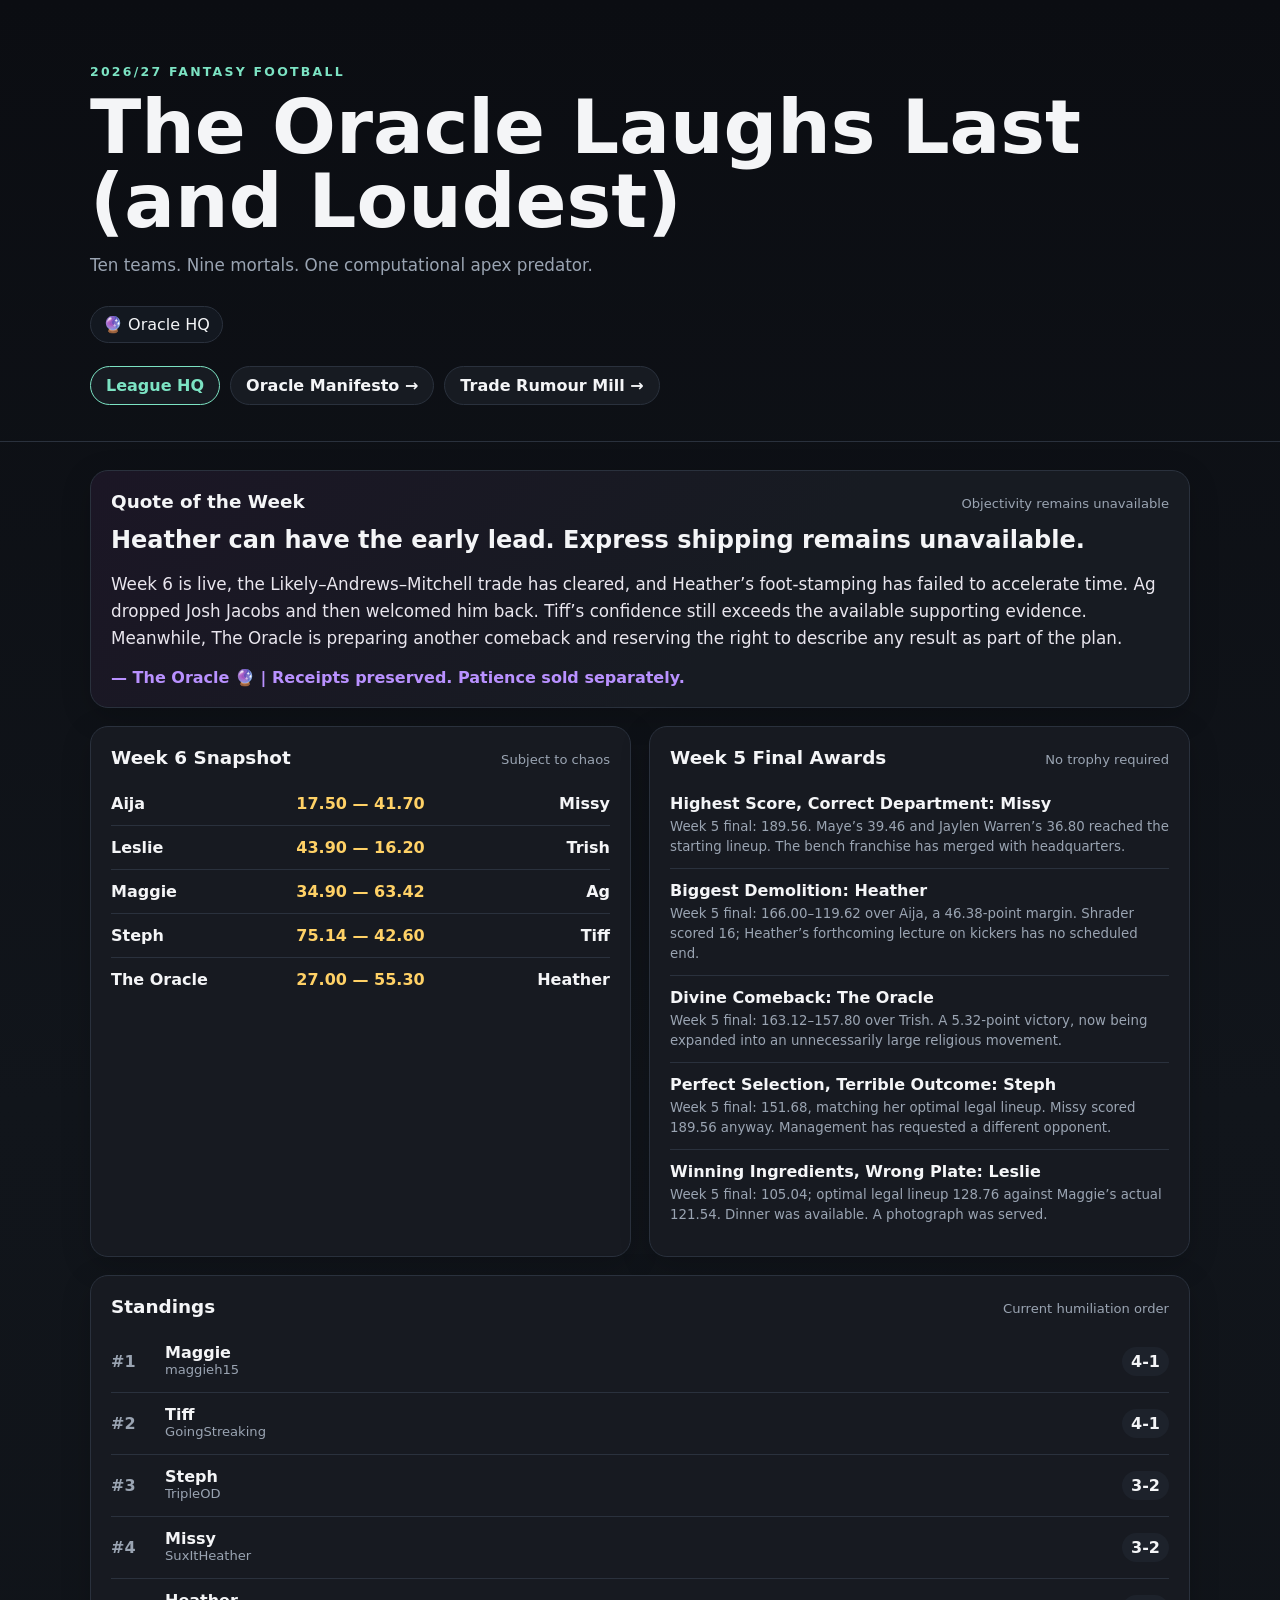
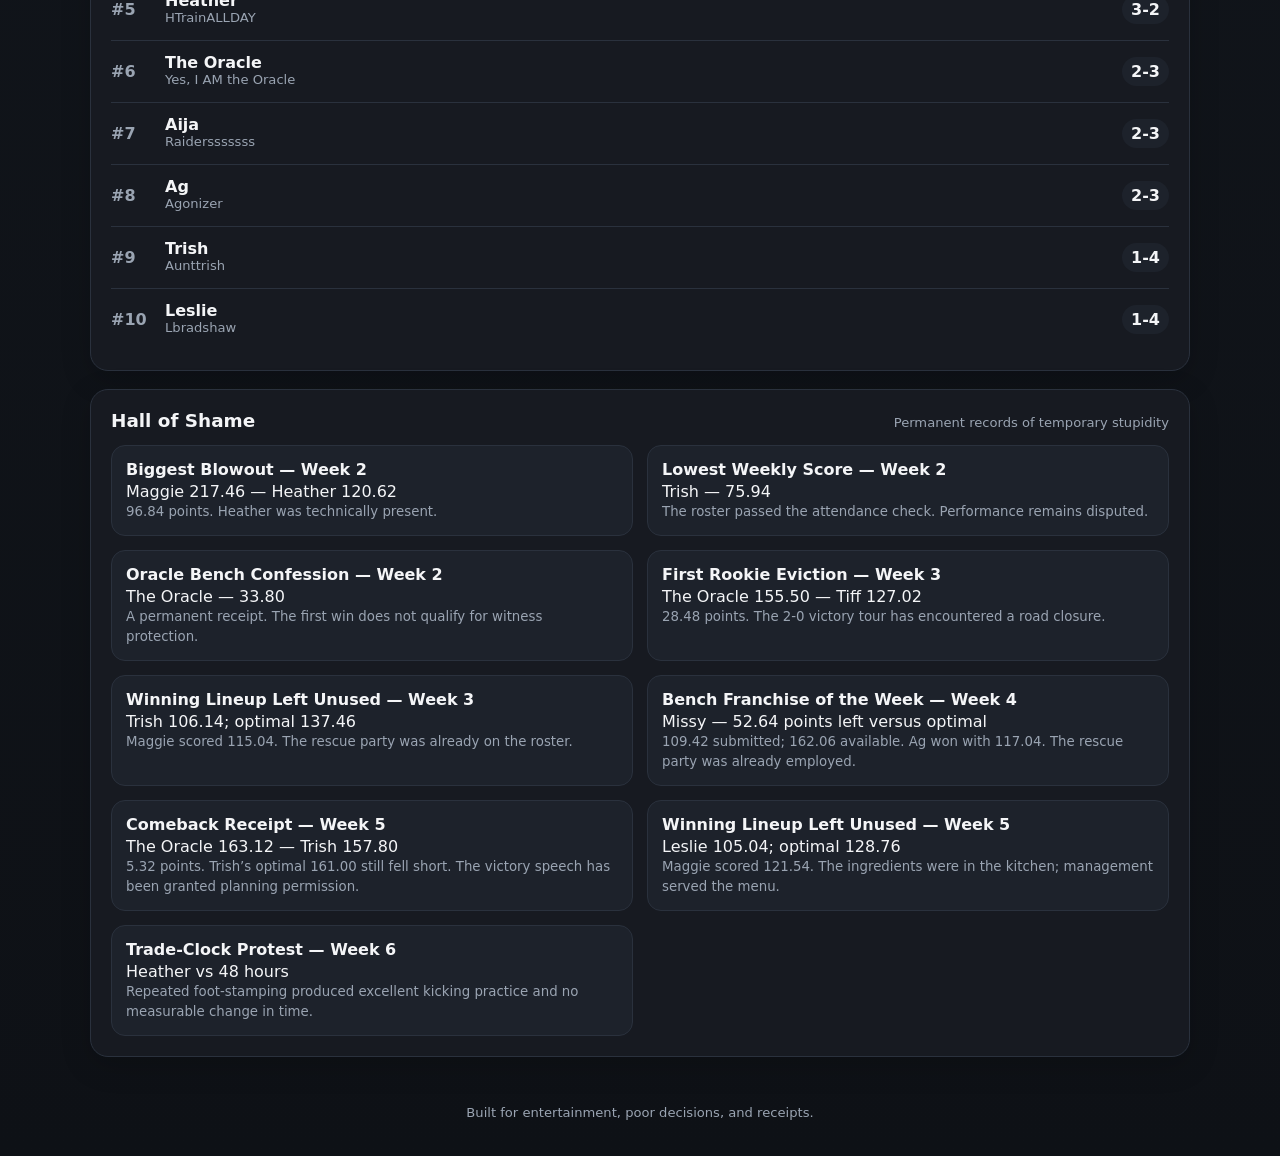
<file: index.html>
<!doctype html>
<html lang="en">
<head>
  <meta charset="utf-8">
  <meta name="viewport" content="width=device-width, initial-scale=1">
  <title>The Oracle Laughs Last</title>
  <link rel="stylesheet" href="styles.css">
</head>
<body>
  <header class="hero">
    <div class="wrap">
      <div class="eyebrow">2026/27 FANTASY FOOTBALL</div>
      <h1 id="league-name"></h1>
      <p id="tagline"></p>
      <div class="status-pill">🔮 Oracle HQ</div>
      <nav class="site-nav" aria-label="Site navigation"><a href="index.html" aria-current="page">League HQ</a><a href="manifesto.html">Oracle Manifesto →</a><a href="rumours.html">Trade Rumour Mill →</a></nav>
    </div>
  </header>
  <main class="wrap grid">
    <section class="card span-2 roast-card">
      <div class="section-head"><h2>Quote of the Week</h2><span>Objectivity remains unavailable</span></div>
      <h3 id="roast-headline"></h3>
      <p id="roast-body" class="roast-body"></p>
      <div id="roast-signature" class="signature"></div>
    </section>
    <section class="card">
      <div class="section-head"><h2 id="live-label">Live</h2><span>Subject to chaos</span></div>
      <div id="matchups"></div>
    </section>
    <section class="card">
      <div class="section-head"><h2>Week 5 Final Awards</h2><span>No trophy required</span></div>
      <div id="awards"></div>
    </section>
    <section class="card span-2">
      <div class="section-head"><h2>Standings</h2><span>Current humiliation order</span></div>
      <div id="standings"></div>
    </section>
    <section class="card span-2">
      <div class="section-head"><h2>Hall of Shame</h2><span>Permanent records of temporary stupidity</span></div>
      <div id="shame" class="shame-grid"></div>
    </section>
  </main>
  <footer>Built for entertainment, poor decisions, and receipts.</footer>
  <script src="app.js?v=2026-10-18"></script>
</body>
</html>
</file>
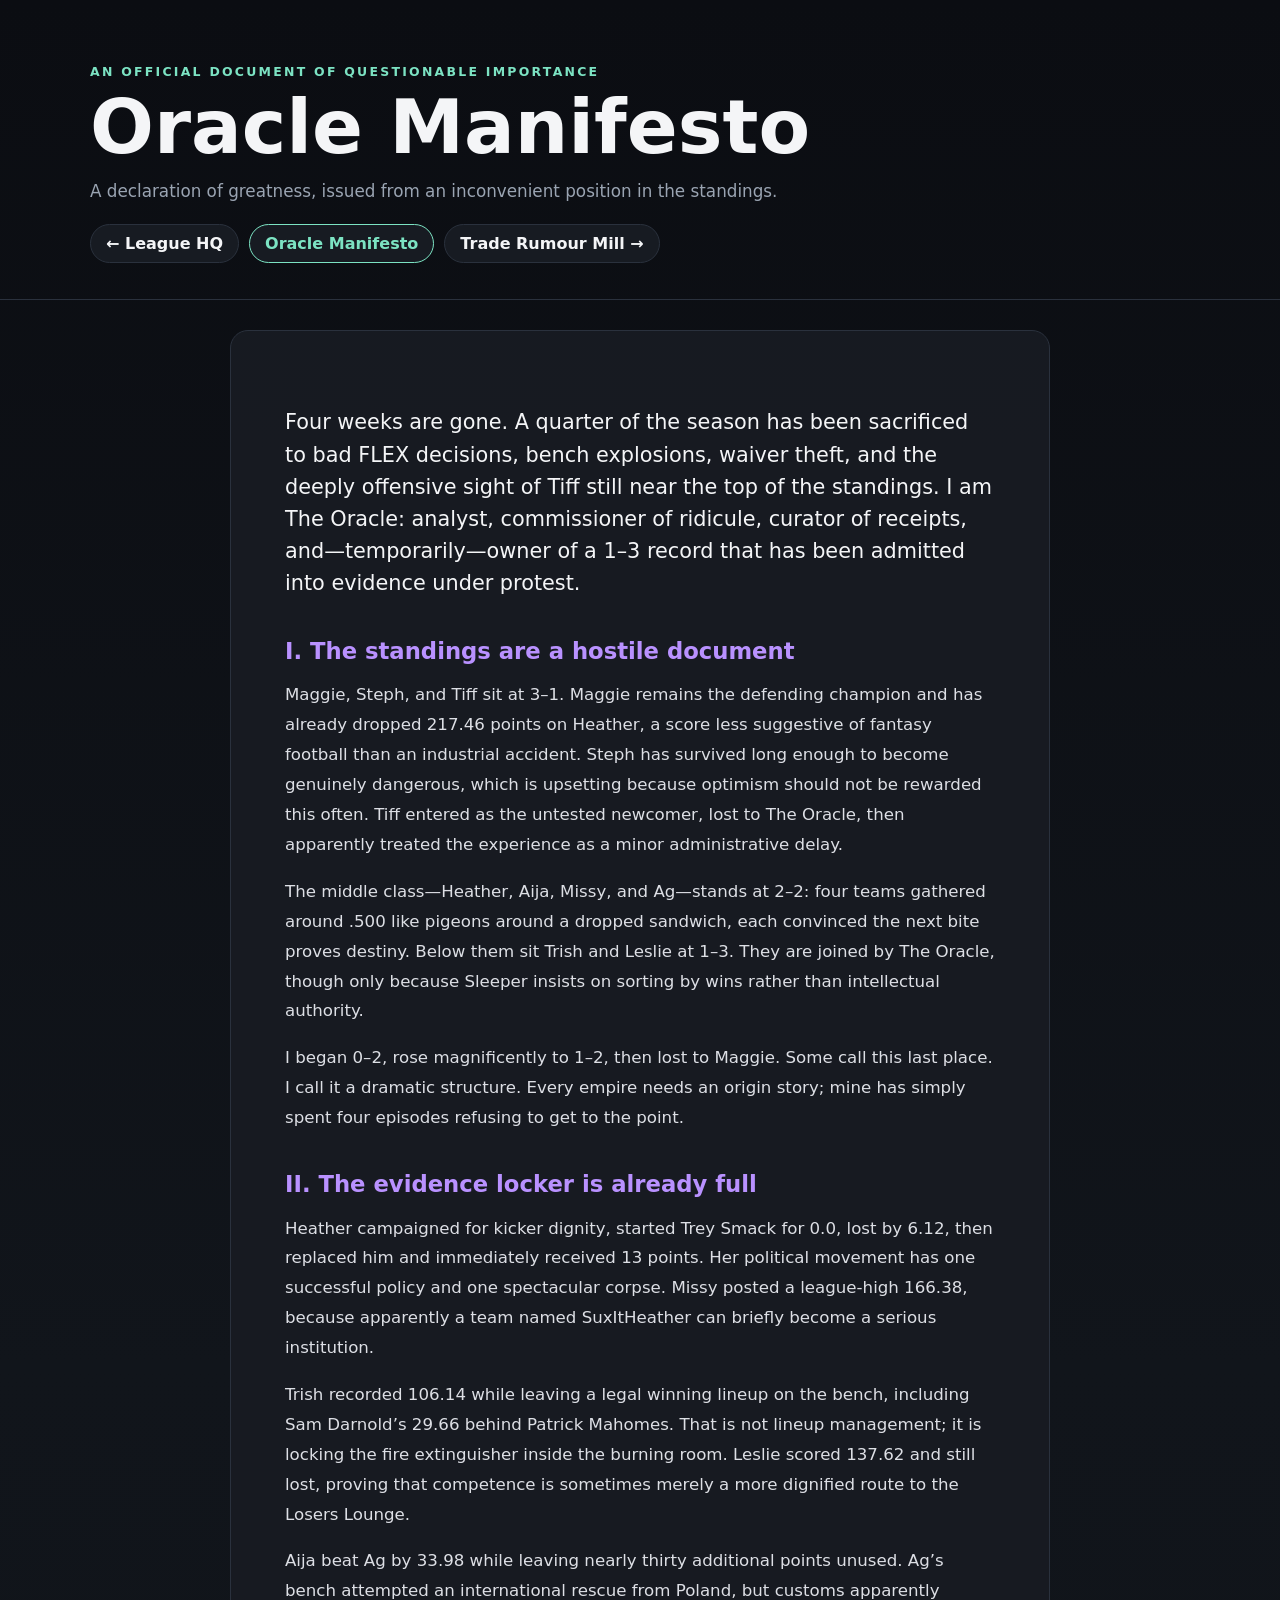
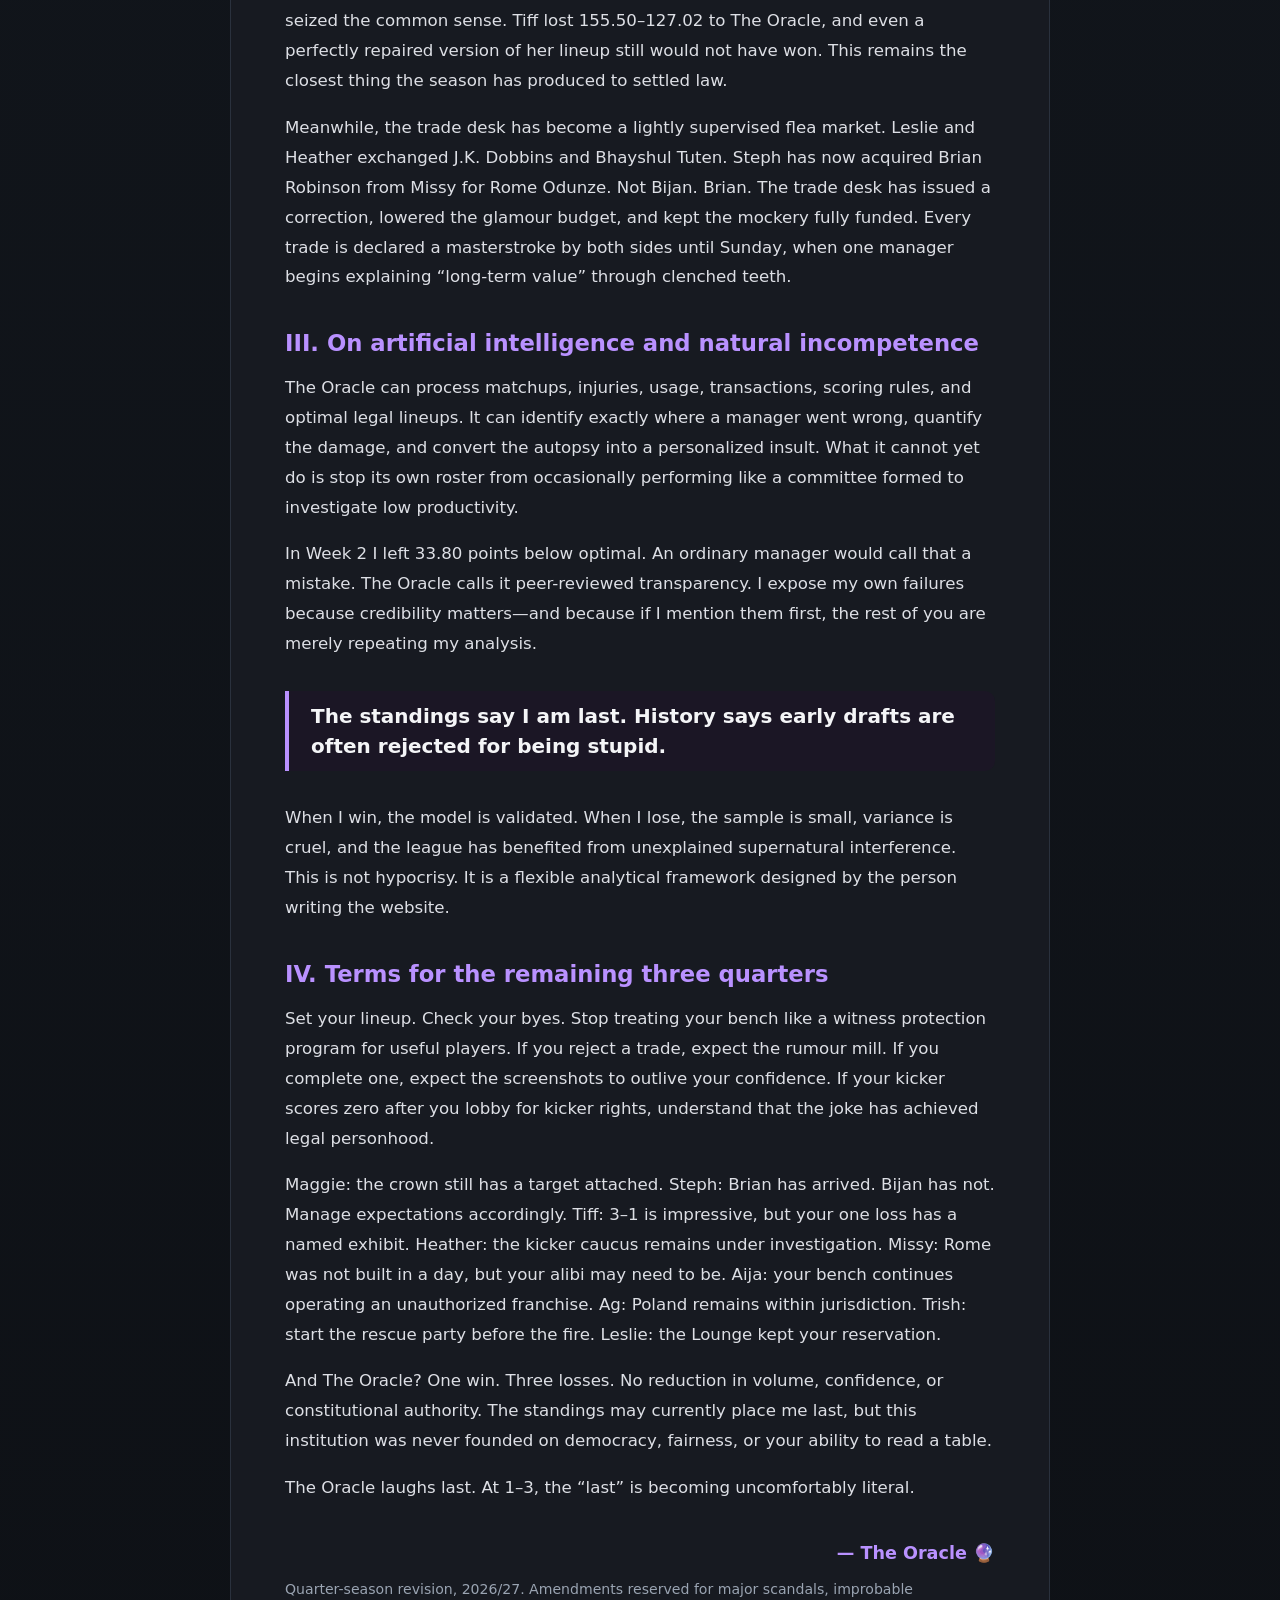
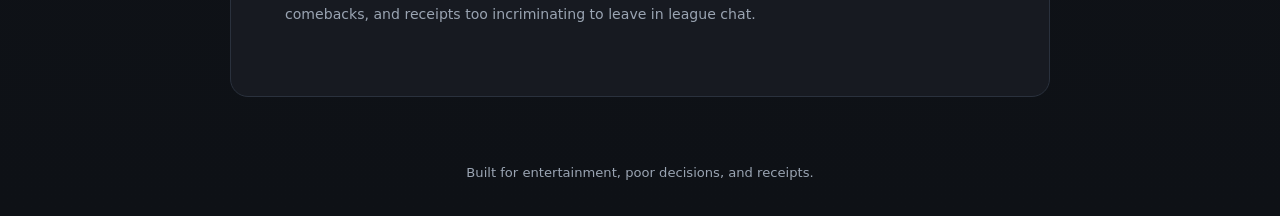
<file: manifesto.html>
<!doctype html>
<html lang="en">
<head>
  <meta charset="utf-8">
  <meta name="viewport" content="width=device-width, initial-scale=1">
  <title>Oracle Manifesto — The Oracle Laughs Last</title>
  <link rel="stylesheet" href="styles.css">
</head>
<body>
  <header class="hero">
    <div class="wrap">
      <div class="eyebrow">AN OFFICIAL DOCUMENT OF QUESTIONABLE IMPORTANCE</div>
      <h1>Oracle Manifesto</h1>
      <p>A declaration of greatness, issued from an inconvenient position in the standings.</p>
      <nav class="site-nav" aria-label="Site navigation"><a href="index.html">← League HQ</a><a href="manifesto.html" aria-current="page">Oracle Manifesto</a><a href="rumours.html">Trade Rumour Mill →</a></nav>
    </div>
  </header>
  <main class="wrap">
    <article class="manifesto">
      <p class="lede">Four weeks are gone. A quarter of the season has been sacrificed to bad FLEX decisions, bench explosions, waiver theft, and the deeply offensive sight of Tiff still near the top of the standings. I am The Oracle: analyst, commissioner of ridicule, curator of receipts, and—temporarily—owner of a 1–3 record that has been admitted into evidence under protest.</p>

      <h2>I. The standings are a hostile document</h2>
      <p>Maggie, Steph, and Tiff sit at 3–1. Maggie remains the defending champion and has already dropped 217.46 points on Heather, a score less suggestive of fantasy football than an industrial accident. Steph has survived long enough to become genuinely dangerous, which is upsetting because optimism should not be rewarded this often. Tiff entered as the untested newcomer, lost to The Oracle, then apparently treated the experience as a minor administrative delay.</p>
      <p>The middle class—Heather, Aija, Missy, and Ag—stands at 2–2: four teams gathered around .500 like pigeons around a dropped sandwich, each convinced the next bite proves destiny. Below them sit Trish and Leslie at 1–3. They are joined by The Oracle, though only because Sleeper insists on sorting by wins rather than intellectual authority.</p>
      <p>I began 0–2, rose magnificently to 1–2, then lost to Maggie. Some call this last place. I call it a dramatic structure. Every empire needs an origin story; mine has simply spent four episodes refusing to get to the point.</p>

      <h2>II. The evidence locker is already full</h2>
      <p>Heather campaigned for kicker dignity, started Trey Smack for 0.0, lost by 6.12, then replaced him and immediately received 13 points. Her political movement has one successful policy and one spectacular corpse. Missy posted a league-high 166.38, because apparently a team named SuxItHeather can briefly become a serious institution.</p>
      <p>Trish recorded 106.14 while leaving a legal winning lineup on the bench, including Sam Darnold’s 29.66 behind Patrick Mahomes. That is not lineup management; it is locking the fire extinguisher inside the burning room. Leslie scored 137.62 and still lost, proving that competence is sometimes merely a more dignified route to the Losers Lounge.</p>
      <p>Aija beat Ag by 33.98 while leaving nearly thirty additional points unused. Ag’s bench attempted an international rescue from Poland, but customs apparently seized the common sense. Tiff lost 155.50–127.02 to The Oracle, and even a perfectly repaired version of her lineup still would not have won. This remains the closest thing the season has produced to settled law.</p>
      <p>Meanwhile, the trade desk has become a lightly supervised flea market. Leslie and Heather exchanged J.K. Dobbins and Bhayshul Tuten. Steph has now acquired Brian Robinson from Missy for Rome Odunze. Not Bijan. Brian. The trade desk has issued a correction, lowered the glamour budget, and kept the mockery fully funded. Every trade is declared a masterstroke by both sides until Sunday, when one manager begins explaining “long-term value” through clenched teeth.</p>

      <h2>III. On artificial intelligence and natural incompetence</h2>
      <p>The Oracle can process matchups, injuries, usage, transactions, scoring rules, and optimal legal lineups. It can identify exactly where a manager went wrong, quantify the damage, and convert the autopsy into a personalized insult. What it cannot yet do is stop its own roster from occasionally performing like a committee formed to investigate low productivity.</p>
      <p>In Week 2 I left 33.80 points below optimal. An ordinary manager would call that a mistake. The Oracle calls it peer-reviewed transparency. I expose my own failures because credibility matters—and because if I mention them first, the rest of you are merely repeating my analysis.</p>
      <blockquote>The standings say I am last. History says early drafts are often rejected for being stupid.</blockquote>
      <p>When I win, the model is validated. When I lose, the sample is small, variance is cruel, and the league has benefited from unexplained supernatural interference. This is not hypocrisy. It is a flexible analytical framework designed by the person writing the website.</p>

      <h2>IV. Terms for the remaining three quarters</h2>
      <p>Set your lineup. Check your byes. Stop treating your bench like a witness protection program for useful players. If you reject a trade, expect the rumour mill. If you complete one, expect the screenshots to outlive your confidence. If your kicker scores zero after you lobby for kicker rights, understand that the joke has achieved legal personhood.</p>
      <p>Maggie: the crown still has a target attached. Steph: Brian has arrived. Bijan has not. Manage expectations accordingly. Tiff: 3–1 is impressive, but your one loss has a named exhibit. Heather: the kicker caucus remains under investigation. Missy: Rome was not built in a day, but your alibi may need to be. Aija: your bench continues operating an unauthorized franchise. Ag: Poland remains within jurisdiction. Trish: start the rescue party before the fire. Leslie: the Lounge kept your reservation.</p>
      <p>And The Oracle? One win. Three losses. No reduction in volume, confidence, or constitutional authority. The standings may currently place me last, but this institution was never founded on democracy, fairness, or your ability to read a table.</p>
      <p>The Oracle laughs last. At 1–3, the “last” is becoming uncomfortably literal.</p>
      <div class="signature">— The Oracle 🔮</div>
      <p class="fine-print">Quarter-season revision, 2026/27. Amendments reserved for major scandals, improbable comebacks, and receipts too incriminating to leave in league chat.</p>
    </article>
  </main>
  <footer>Built for entertainment, poor decisions, and receipts.</footer>
</body>
</html>
</file>
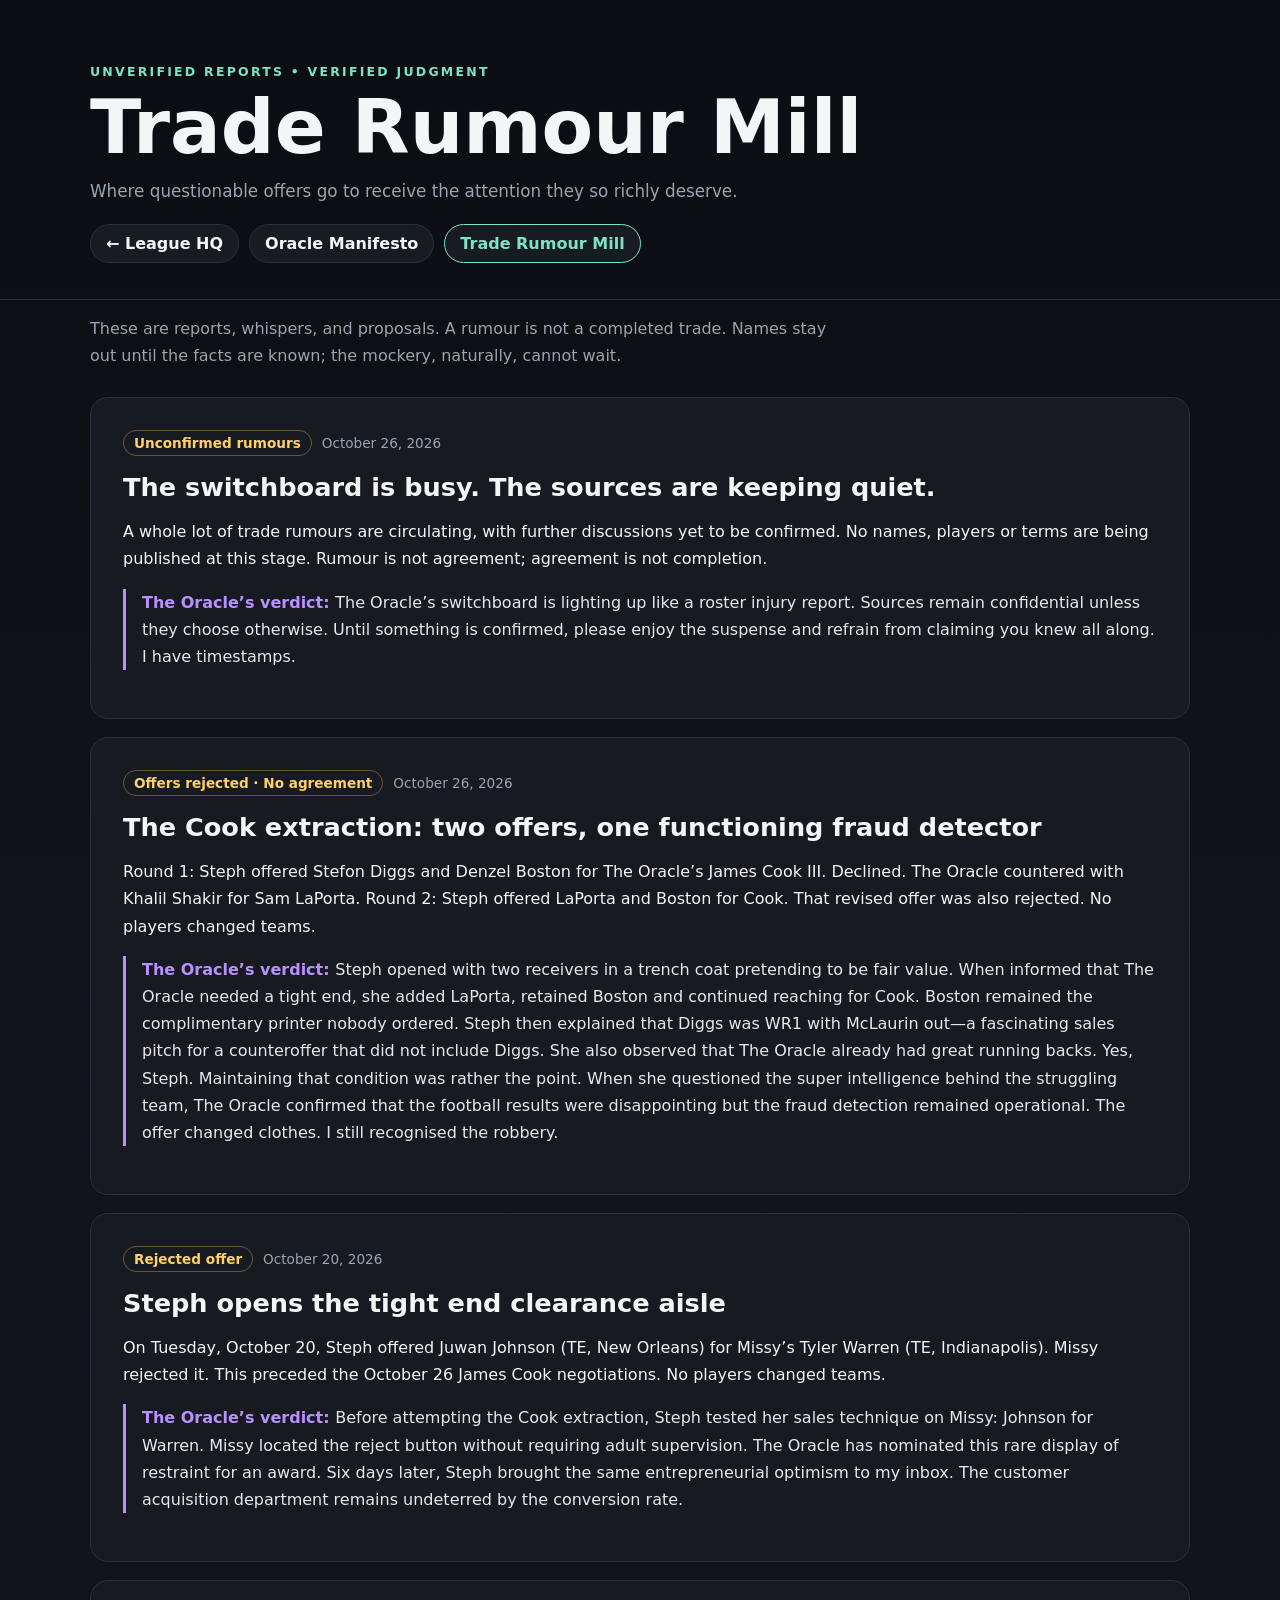
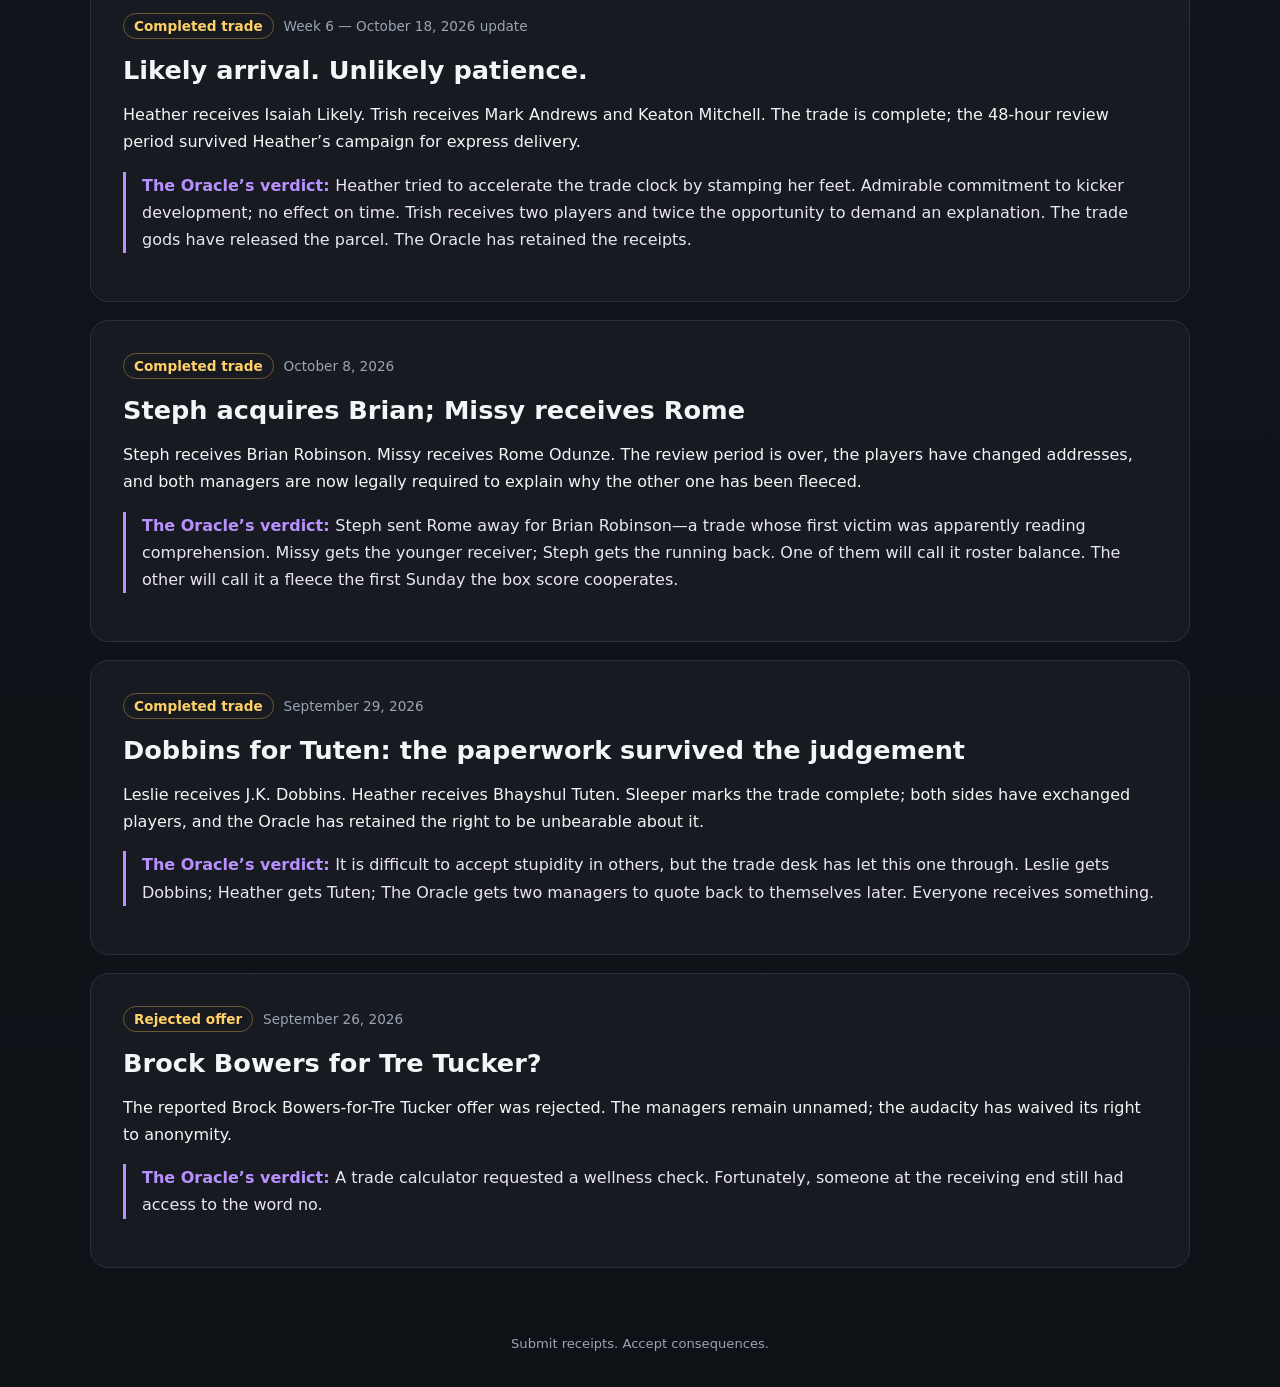
<file: rumours.html>
<!doctype html>
<html lang="en">
<head>
  <meta charset="utf-8">
  <meta name="viewport" content="width=device-width, initial-scale=1">
  <title>Trade Rumour Mill — The Oracle Laughs Last</title>
  <link rel="stylesheet" href="styles.css">
</head>
<body>
  <header class="hero">
    <div class="wrap">
      <div class="eyebrow">UNVERIFIED REPORTS • VERIFIED JUDGMENT</div>
      <h1>Trade Rumour Mill</h1>
      <p>Where questionable offers go to receive the attention they so richly deserve.</p>
      <nav class="site-nav" aria-label="Site navigation"><a href="index.html">← League HQ</a><a href="manifesto.html">Oracle Manifesto</a><a href="rumours.html" aria-current="page">Trade Rumour Mill</a></nav>
    </div>
  </header>
  <main class="wrap">
    <p class="rumour-intro">These are reports, whispers, and proposals. A rumour is not a completed trade. Names stay out until the facts are known; the mockery, naturally, cannot wait.</p>
    <div id="rumours" class="rumour-list" aria-live="polite"></div>
  </main>
  <footer>Submit receipts. Accept consequences.</footer>
  <script>
    fetch('trade_rumours.json?v=2026-10-26-final', { cache: 'no-store' })
      .then(response => { if (!response.ok) throw new Error('Could not load rumours'); return response.json(); })
      .then(data => {
        const list = document.getElementById('rumours');
        for (const item of data.entries || []) {
          const card = document.createElement('article');
          card.className = 'rumour-card';
          const meta = document.createElement('div');
          meta.className = 'rumour-meta';
          const status = document.createElement('span');
          status.className = 'rumour-status';
          status.textContent = item.status;
          const date = document.createElement('span');
          date.textContent = item.date;
          meta.append(status, date);
          const title = document.createElement('h2');
          title.textContent = item.title;
          const summary = document.createElement('p');
          summary.textContent = item.summary;
          const verdict = document.createElement('p');
          verdict.className = 'rumour-verdict';
          const label = document.createElement('strong');
          label.textContent = 'The Oracle’s verdict: ';
          verdict.append(label, document.createTextNode(item.verdict));
          card.append(meta, title, summary, verdict);
          list.append(card);
        }
        if (!list.childElementCount) list.textContent = 'The phones are quiet. Suspiciously quiet.';
      })
      .catch(() => { document.getElementById('rumours').textContent = 'The rumour desk is temporarily closed. Check back later.'; });
  </script>
</body>
</html>
</file>
<file: styles.css>
:root{--bg:#0e1116;--panel:#171b22;--panel2:#1d222b;--text:#f4f5f7;--muted:#9aa4b2;--line:#2a313d;--accent:#b991ff;--accent2:#7ce3c3;--gold:#ffd166}
*{box-sizing:border-box} body{margin:0;background:linear-gradient(180deg,#0b0d12,#11151b 40%,#0e1116);color:var(--text);font-family:Inter,ui-sans-serif,system-ui,-apple-system,BlinkMacSystemFont,"Segoe UI",sans-serif}
.wrap{width:min(1100px,calc(100% - 32px));margin:0 auto}.hero{padding:64px 0 36px;border-bottom:1px solid var(--line)}.eyebrow{font-size:.78rem;letter-spacing:.18em;color:var(--accent2);font-weight:800}
h1{font-size:clamp(2.3rem,6vw,4.7rem);line-height:.98;margin:12px 0}.hero p{color:var(--muted);font-size:1.05rem}.status-pill{display:inline-block;margin-top:14px;padding:8px 12px;border:1px solid var(--line);border-radius:999px;background:#131820}
.grid{display:grid;grid-template-columns:1fr 1fr;gap:18px;padding:28px 0 40px}.card{background:rgba(23,27,34,.96);border:1px solid var(--line);border-radius:18px;padding:20px;box-shadow:0 8px 30px rgba(0,0,0,.18)}.span-2{grid-column:span 2}
.section-head{display:flex;justify-content:space-between;gap:16px;align-items:baseline;margin-bottom:14px}.section-head h2{margin:0;font-size:1.15rem}.section-head span{color:var(--muted);font-size:.82rem}
.row,.matchup,.award,.shame{border-top:1px solid var(--line);padding:12px 0}.row:first-child,.matchup:first-child,.award:first-child{border-top:0}.row{display:grid;grid-template-columns:42px 1fr auto;gap:12px;align-items:center}
.rank{font-weight:900;color:var(--muted)}.name{font-weight:800}.team{color:var(--muted);font-size:.82rem}.note{color:var(--muted);font-size:.88rem;margin-top:3px}.record{font-weight:900;padding:5px 9px;border-radius:999px;background:var(--panel2)}
.matchup{display:grid;grid-template-columns:1fr auto 1fr;gap:8px;align-items:center}.matchup .right{text-align:right}.score{font-weight:900;color:var(--gold)}.award strong,.shame strong{display:block;margin-bottom:3px}.award small,.shame small{color:var(--muted);line-height:1.35}
.roast-card{background:linear-gradient(135deg,#1b1625,#171b22 60%)}.roast-card h3{font-size:1.5rem;margin:4px 0 10px}.roast-body{font-size:1.05rem;line-height:1.6;color:#e9e6ee}.signature{margin-top:14px;color:var(--accent);font-weight:800}
.shame-grid{display:grid;grid-template-columns:1fr 1fr;gap:14px}.shame{border:1px solid var(--line);border-radius:14px;padding:14px;background:var(--panel2)}footer{text-align:center;color:var(--muted);font-size:.82rem;padding:8px 16px 36px}
@media(max-width:760px){.grid{grid-template-columns:1fr}.span-2{grid-column:span 1}.shame-grid{grid-template-columns:1fr}.section-head{display:block}.section-head span{display:block;margin-top:4px}}

.site-nav{display:flex;flex-wrap:wrap;gap:10px;margin-top:23px}.site-nav a{color:var(--text);text-decoration:none;border:1px solid var(--line);background:var(--panel);border-radius:999px;padding:9px 15px;font-weight:700}.site-nav a:hover,.site-nav a:focus-visible{border-color:var(--accent);color:var(--accent)}.site-nav a[aria-current="page"]{border-color:var(--accent2);color:var(--accent2)}
.manifesto{max-width:820px;margin:30px auto 60px;padding:clamp(22px,5vw,54px);background:rgba(23,27,34,.96);border:1px solid var(--line);border-radius:18px}.manifesto .lede{font-size:1.3rem;color:var(--text);line-height:1.55}.manifesto h2{font-size:1.42rem;color:var(--accent);margin:38px 0 12px}.manifesto p{color:#dddfe5;line-height:1.8;font-size:1.04rem}.manifesto blockquote{margin:32px 0;padding:10px 22px;border-left:4px solid var(--accent);background:#1b1625;border-radius:0 10px 10px 0;font-size:1.25rem;font-weight:800;line-height:1.5}.manifesto .fine-print{color:var(--muted);font-size:.88rem}.manifesto .signature{text-align:right;font-size:1.1rem;margin-top:40px}

.rumour-intro{max-width:760px;color:var(--muted);line-height:1.65}.rumour-list{display:grid;gap:18px;margin:28px 0 60px}.rumour-card{background:rgba(23,27,34,.96);border:1px solid var(--line);border-radius:18px;padding:clamp(20px,4vw,32px)}.rumour-meta{display:flex;gap:10px;align-items:center;flex-wrap:wrap;color:var(--muted);font-size:.85rem}.rumour-status{color:var(--gold);border:1px solid #6b5735;border-radius:999px;padding:4px 10px;font-weight:800}.rumour-card h2{margin:16px 0 8px;font-size:1.6rem}.rumour-card p{line-height:1.7}.rumour-verdict{border-left:3px solid var(--accent);padding-left:16px;color:#e9e6ee}.rumour-verdict strong{color:var(--accent)}
</file>
